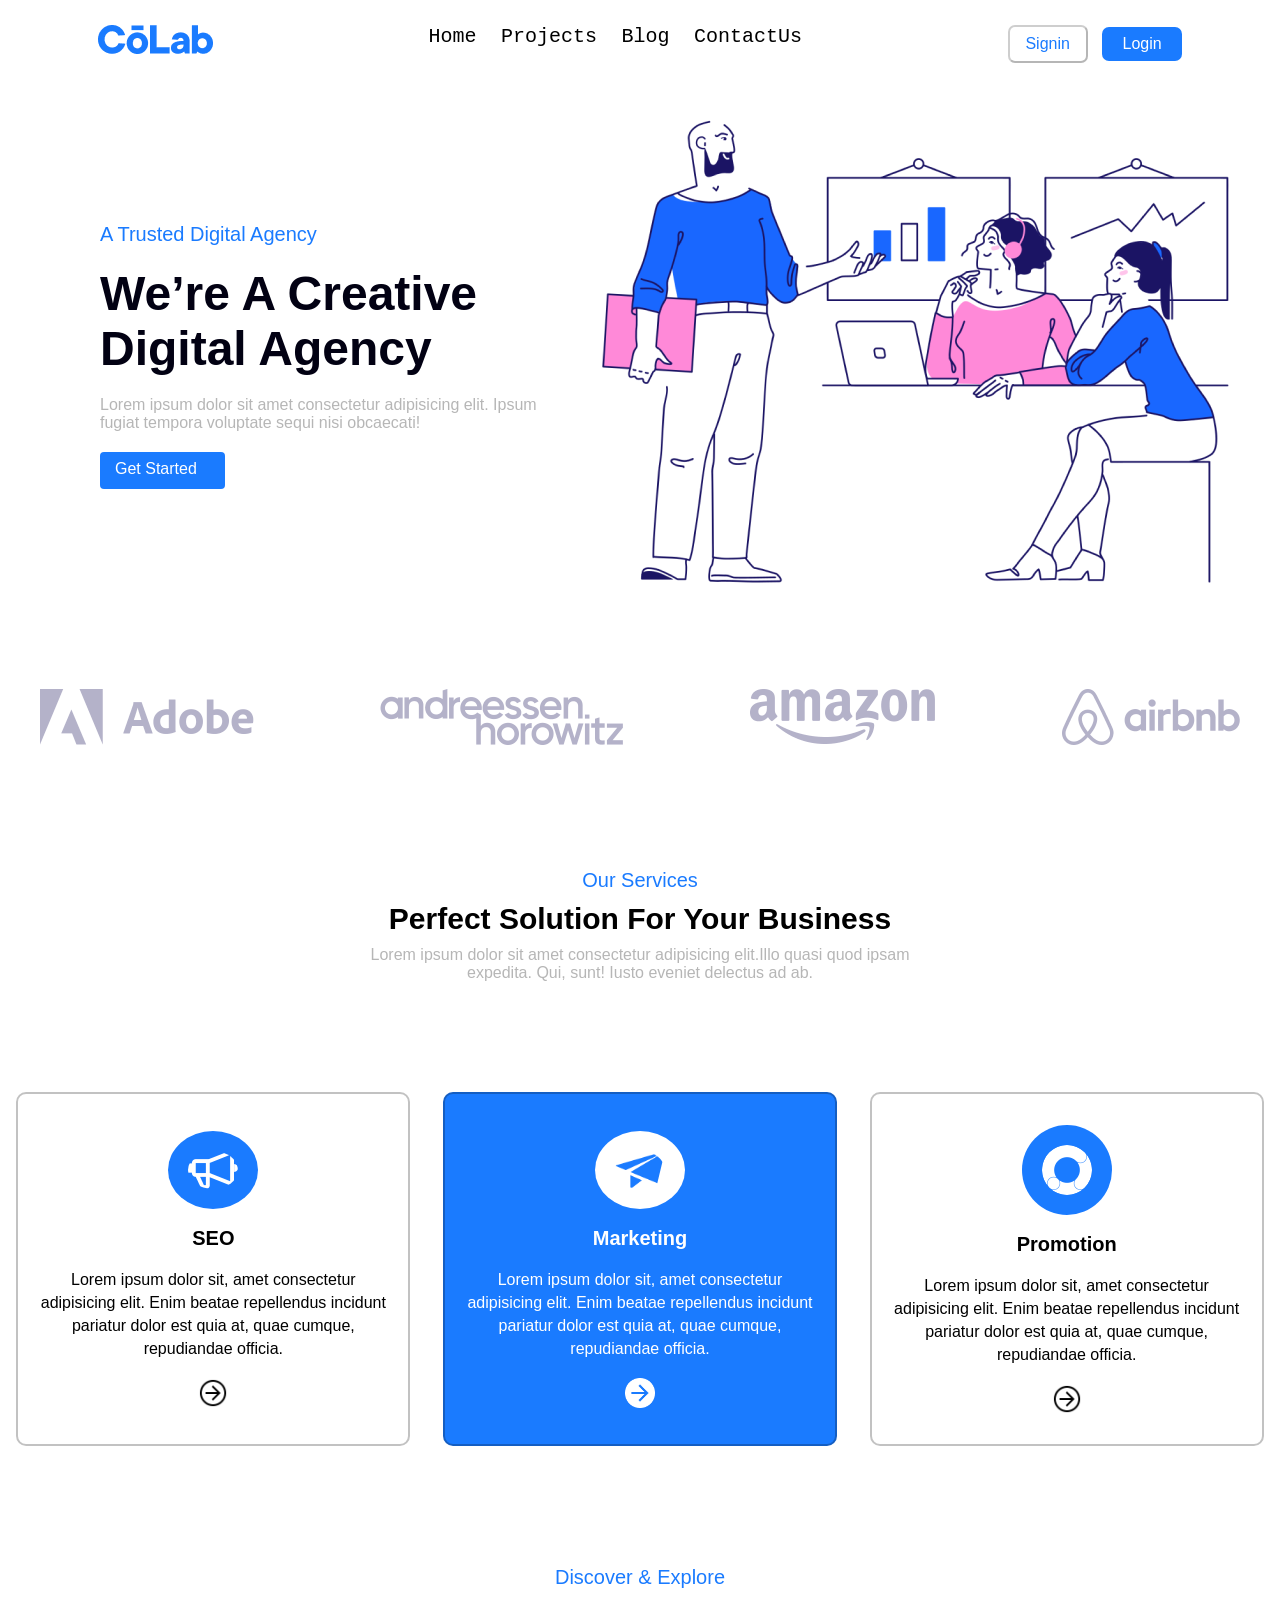
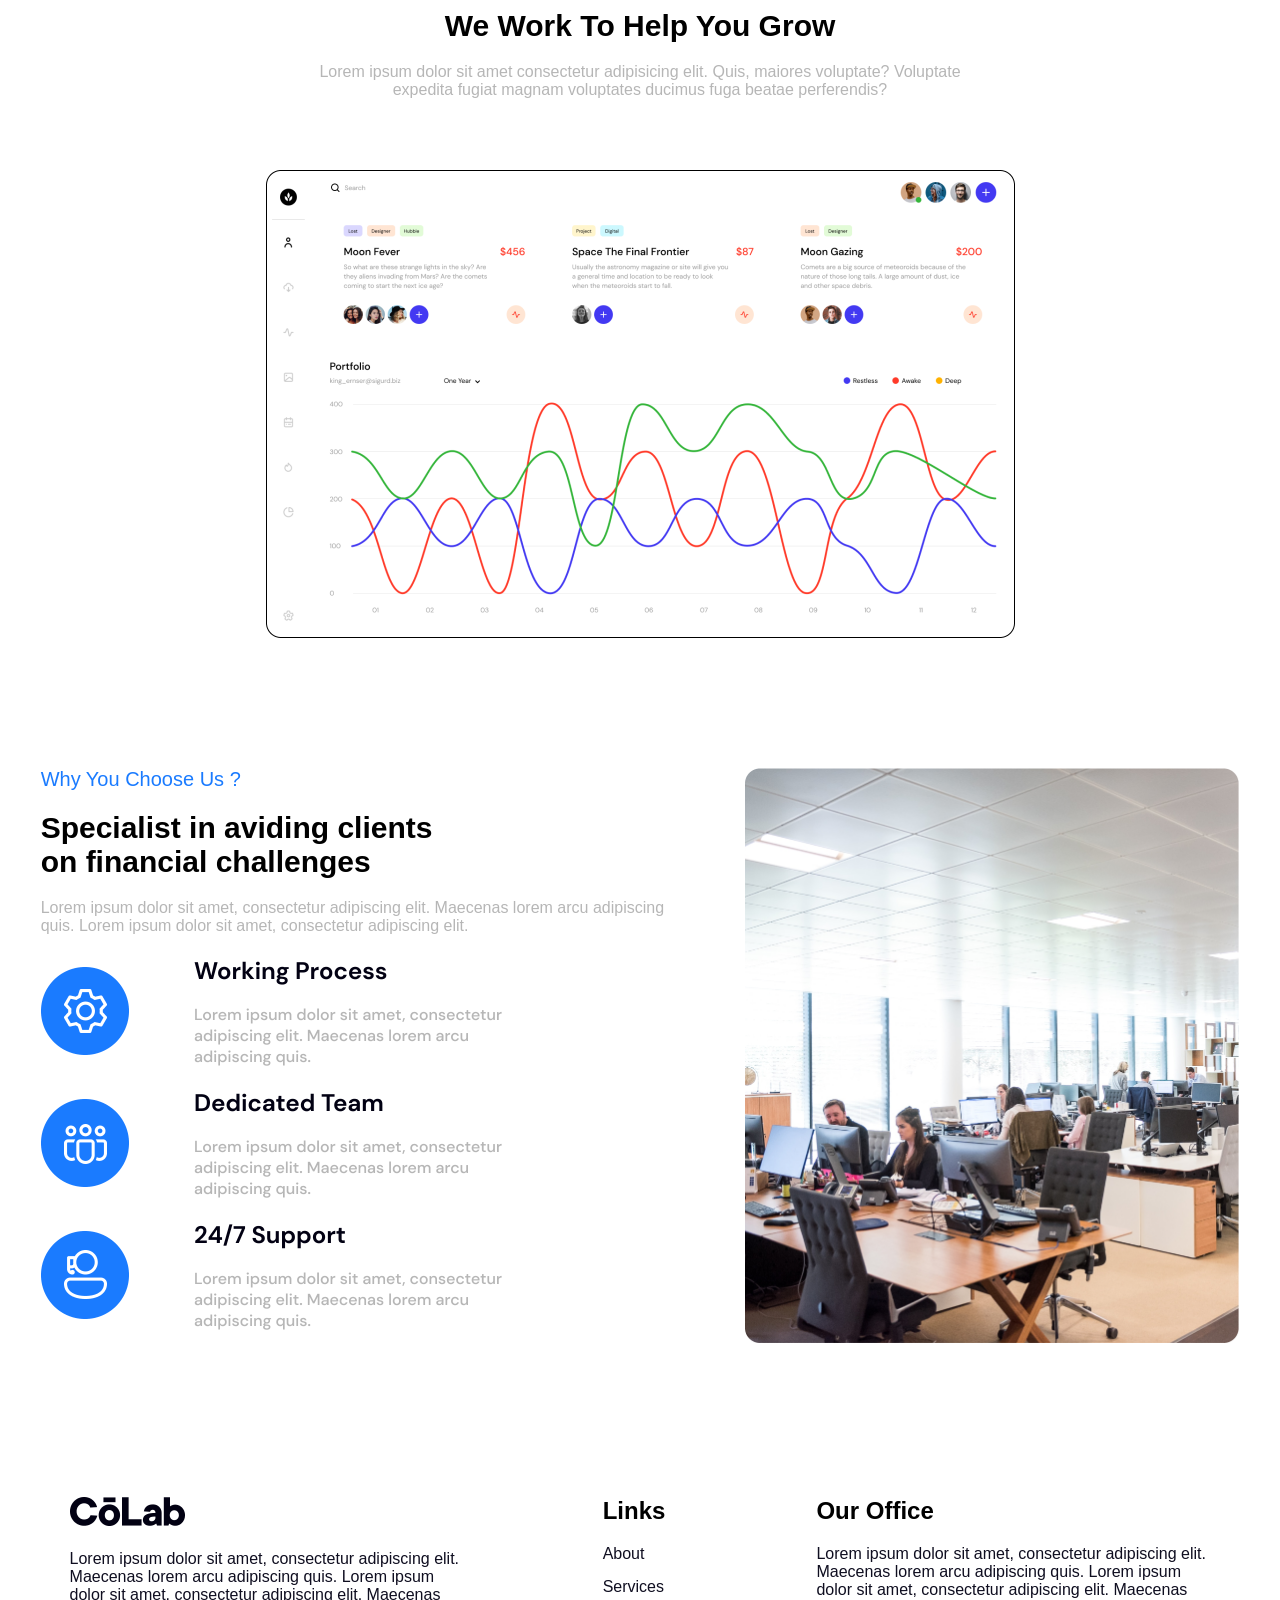
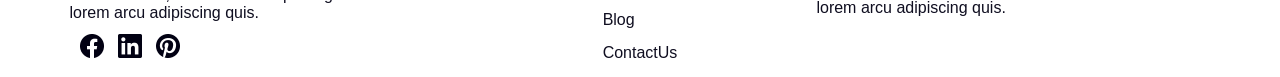
<file: Task_2/task1/index.html>
<!DOCTYPE html>
<html lang="en">
<head>
    <meta charset="UTF-8">
    <meta name="viewport" content="width=device-width, initial-scale=1.0">
    <title>Marketing Agency Landing page</title>
    <link rel="stylesheet" href="CSS/style.css">
</head>
<body>
    <!-- start nav home section -->
    <nav class="nav-home">
        <div class="nav-logo">
            <img src="img/logo.png" width="115px" height="29px" alt="img not found">
        </div>

        <div class="nav-links">
            <a href="">Home</a>
            <a href="">Projects</a>
            <a href="">Blog</a>
            <a href="">ContactUs</a>
        </div>

        <div class="nav-btns">
            <button class="signin">Signin</button>
            <button class="login">Login</button>
        </div>
    </nav>
    <!-- end nav home section -->

    <!-- start header home section -->
    <header class="header-home">
        <div class="header-content">
            <p class="para">A Trusted Digital Agency</p>
            <h2>We’re A Creative Digital Agency</h2>
            <p class="para1">Lorem ipsum dolor sit amet consectetur adipisicing elit. Ipsum fugiat tempora voluptate sequi nisi obcaecati!</p>
            <a href="">Get Started</a>
        </div>
        <div class="header-img">
            <img src="img/header.png" width="729px" height="582px">
        </div>

    </header>
    <!-- end header home section -->
    
    <!-- start Adobe home section -->
     <section class="Adobe-home">
        <img src="img/Adobe.png" width="1200px" height="56px">

     </section>
    <!-- end Adobe home section -->

    <!-- start main home section -->
    <main class="main-home">
        <div class="home-services">
            <h5>Our Services</h5>
            <h3>Perfect Solution For Your Business</h3>
            <p>Lorem ipsum dolor sit amet consectetur adipisicing elit.Illo quasi quod ipsam <br>expedita. Qui, sunt! Iusto eveniet delectus ad ab.</p>
            <img src="img/righticon.png">

        </div>

        <!-- start carts home section -->
         <div class="home-carts">
            <div class="cart">
                <img src="img/icon1.png" width="50px" height="38px" class="icon">
                <h4>SEO</h4>
                <p>Lorem ipsum dolor sit, amet consectetur adipisicing elit. Enim beatae repellendus incidunt pariatur dolor est quia at, quae cumque, repudiandae officia.</p>
                <img src="img/righticon1.png" width="30px" height="30px" class="right">

            </div>
            <div class="cart cart2">
                <img src="img/icon2.png" width="50px" height="38px" class="icons">
                <h4>Marketing</h4>
                <p>Lorem ipsum dolor sit, amet consectetur adipisicing elit. Enim beatae repellendus incidunt pariatur dolor est quia at, quae cumque, repudiandae officia.</p>
                <img src="img/righticon.png" width="30px" height="30px" class="right">
            </div>
            <div class="cart">
                <img src="img/icon3.png" width="50px" height="38px" class="icon">
                <h4>Promotion</h4>
                <p>Lorem ipsum dolor sit, amet consectetur adipisicing elit. Enim beatae repellendus incidunt pariatur dolor est quia at, quae cumque, repudiandae officia.</p>
                <img src="img/righticon1.png" width="30px" height="30px" class="righticon right">
            </div>
         </div>
        <!-- end carts home section -->
    </main>
    <!-- end main home section -->

    <!-- start discover home section  -->
     <section class="discover-home">
        <h5>Discover & Explore</h5>
        <h3>We Work To Help You Grow</h3>
        <p>Lorem ipsum dolor sit amet consectetur adipisicing elit. Quis, maiores voluptate? Voluptate<br> expedita fugiat magnam voluptates ducimus fuga beatae perferendis?</p>
        <img src="img/exp;ore.png" width="750px">
     </section>
    <!-- end discover home section  -->

    <!-- start specialist home section -->
     <section class="specialist-home">
        <div class="specialist">
            <h5>Why You Choose Us ?</h5>
            <h2>Specialist in aviding clients on financial challenges</h2>
            <p>Lorem ipsum dolor sit amet, consectetur adipiscing elit. Maecenas lorem arcu adipiscing<br> quis. Lorem ipsum dolor sit amet, consectetur adipiscing elit. </p>
            <img src="img/process.png" width="477px" height="112px">
            <img src="img/Team.png" width="477px" height="112px">
            <img src="img/support.png" width="477px" height="112px">
        </div>
        <div>
            <img src="img/working.png" width="494px"height="575px">
        </div>

     </section>
    <!-- end specialist home section -->
    
    <!-- start footer home section -->
     <footer class="footer-home">
        <div>
            <img src="img/footer-logo.png" width="115px" height="29px">
            <p>Lorem ipsum dolor sit amet, consectetur adipiscing elit. Maecenas lorem arcu adipiscing quis. Lorem ipsum dolor sit amet, consectetur adipiscing elit. Maecenas lorem arcu adipiscing quis. </p>

            <div class="imgs">
                <img src="img/facebook.png" width="24px" height="24px">
                <img src="img/linkedin.png" width="24px" height="24px">
                <img src="img/p.png" width="24px" height="24px">
            </div>
        </div>

        <div>
            <h3>Links</h3>
            <ul>
            <li><a href="">About</a></li>
            <li><a href="">Services</a></li>
            <li><a href="">Blog</a></li>
            <li><a href="">ContactUs</a></li>
            </ul>
        </div>

        <div>
            <h3>Our Office</h3>
            <p>Lorem ipsum dolor sit amet, consectetur adipiscing elit. Maecenas lorem arcu adipiscing quis. Lorem ipsum dolor sit amet, consectetur adipiscing elit. Maecenas lorem arcu adipiscing quis. </p>
        </div>

     </footer>
    <!-- end footer home section -->
    
</body>
</html>
</file>
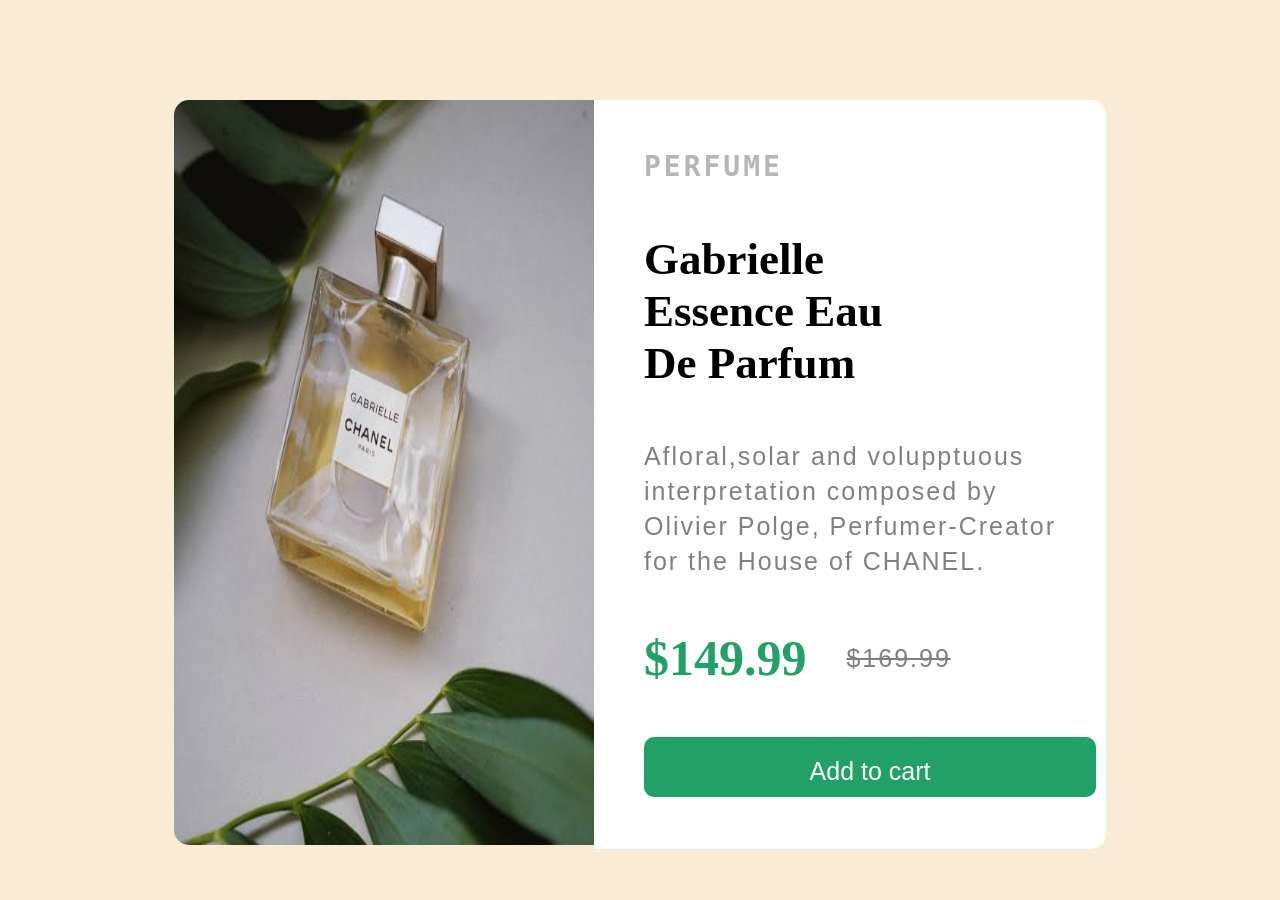
<file: Task_2/task2/index.html>
<!DOCTYPE html>
<html lang="en">
<head>
    <meta charset="UTF-8">
    <meta name="viewport" content="width=device-width, initial-scale=1.0">
    <title>Document</title>
    <link rel="stylesheet" href="css/style.css">
</head>
<body>
    <!-- start cart details -->
    <section class="cart-details" >
        <div>
            <img src="img/WhatsApp Image 2025-08-10 at 14.41.07_f847d78e.jpg" height="745px" width="420px" alt="notfound">
        </div>

        <div class="container">
            <h5>PERFUME</h5>
            <h1>Gabrielle Essence Eau De Parfum</h1>
            <p>Afloral,solar and volupptuous<br> interpretation composed by <br>Olivier Polge, Perfumer-Creator<br> for the House of CHANEL.</p>
            <div class="price">
                <h2>$149.99</h2>
                <p>$169.99</p>
            </div>
            <button>Add to cart</button>
        </div>


    </section>
    <!-- end cart details -->
</body>
</html>
</file>
<file: Task_2/task1/CSS/style.css>
*{
    margin:0;
    padding:0;
    font-family:Arial, Helvetica, sans-serif;
    
}
/* start nav home section */
.nav-home{
    display: flex;
    justify-content: space-around;
    margin-top: 25px;
}
.nav-links a{
    text-decoration: none;
    font-size: 20px;
    margin-left: 20px;
    width: 45px;
    height: 21px;
    font-weight: 500;
    font-family: monospace;
    color:#000000;
}
.nav-links a:hover{
    color: #1A7BFF;
}
.nav-btns button{
    padding: 8px;
    width:80px;
    border-radius: 7px;
    margin-left: 10px;
    font-size: 16px;

}
.nav-btns .signin{
    color:#1A7BFF;
    background-color: #fff;
    border-color: rgba(0, 0, 0, 0.288);
    
}
.nav-btns .signin:hover{
    background-color: #1A7BFF;
    color: #fff;
    cursor: pointer;
}
.nav-btns .login{
    background-color: #1A7BFF;
    color:#fff;
    border:none;
}
.nav-btns .login:hover{
    background-color: #fff;
    color:#1A7BFF;
    border:2px solid #1A7BFF;
    cursor: pointer;
}
/* end nav home section */

/* start header home section */
.header-home{
    margin-left:100px;
    display: flex;
    justify-content:space-around;
    align-items: center;
}
.header-content{
    width:500px;
    display:flex;
    flex-direction: column;
    gap:20px;
}
.header-content .para{
    color:#1A7BFF;
    font-size: 20px;
    font-weight: 500px;
}
.header-content h2{
    font-size: 48px;
    font-weight: 700;
    color:#020113;
}
.header-content .para1{
    font-size: 16px;
    font-weight: 500;
    color:#B6B6B6;
}
.header-content a{
    text-decoration: none;
    color:#FFFFFF;
    font-size: 16px;
    background-color: #1A7BFF;
    width:95px;
    height: 21px;
    border-radius:4px;
    padding: 8px 15px;


}
/* end header home section */

/* start Adobe home section */
.Adobe-home{
    text-align: center;
    margin-top: 40px;
}
/* end Adobe home section */

/* start main home section */
.main-home{
    margin-top: 120px;
}
.main-home .home-services{
    text-align: center;
}
.main-home .home-services h5{
    font-size: 20px;
    font-weight: 500;
    color:#1A7BFF;
}
.main-home .home-services h3{
    font-size: 30px;
    font-weight: 700;
    margin-top: 10px;
}
.main-home .home-services p{
    color:#B6B6B6;
    font-size: 16px;
    font-weight: 500;
    margin-top: 10px;
}
/* start carts home section */
.home-carts{
    display:flex;
    justify-content: space-around;
    margin-top: 50px;
}
.home-carts .cart{
    width:350px;
    height:270px;
    padding: 40px 20px;
    border:2px solid #0000003d;
    text-align: center;
    display: flex;
    flex-direction: column;
    align-items: center;
    justify-content: center;
    gap:18px;
    border-radius: 10px;
}
.home-carts .cart .icon{
    background-color: #1A7BFF;
    padding: 20px 20px 20px 20px;
    width:50px;
    height: 50px;
    border-radius: 50%;
}
.home-carts .cart h4{
    font-size: 20px;
    font-weight: 700;
}
.home-carts .cart p{
    font-size: 16px;
    font-weight: 500;
    line-height: 23px;
}
.home-carts .cart2{
    background-color: #1A7BFF;
    color:#fff;
}
.cart2 .icons{
    background-color: #fff;
    padding: 20px;
    border-radius: 50%;
    
    
}

/* end carts home section */
/* end main home section */

/* start explore home section */
.discover-home{
    display: flex;
    flex-direction: column;
    gap: 20px;
    justify-content: center;
    align-items: center;
    margin-top: 120px;
    text-align: center;
}
.discover-home img{
    margin-top: 50px;
}
.discover-home p{
    color:#B6B6B6;
    font-size: 16px;
    font-weight: 500;
}
.discover-home h5{
    color:#1A7BFF;
    font-size: 20px;
    font-weight: 500;
}
.discover-home h3{
    font-size: 30px;
    font-weight: 700;
}
/* end explore home section */

/* start specialist home section */
.specialist-home{
    display: flex;
    justify-content: space-around;
    margin-top: 130px;
}
.specialist-home h5{
    font-size: 20px;
    font-weight: 500;
    color:#1A7BFF;
}
.specialist{
    display: flex;
    flex-direction: column;
    gap:20px;
}
.specialist h2{
    font-size: 30px;
    font-weight: 700;
    width:430px;
}
.specialist p{
    color:#B6B6B6;
    font-size: 16px;
    font-weight: 500;
}
/* end specialist home section */

/* start footer home section */
.footer-home{
    display: flex;
    justify-content: space-around;
    margin-top: 150px;
}
.footer-home p{
    width:394px;
    height: 84px;
    color:#0F0E20;
    margin-top: 20px;
}
.footer-home h3{
    font-size: 24px;
    font-weight: 700;
    margin-bottom: 20px;
}
.footer-home ul li{
    list-style-type: none;
    font-size: 16px;
    font-weight: 500;
    margin-bottom: 15px;
}
.footer-home ul li a{
    text-decoration: none;
    color:#0F0E20;
    
}
.footer-home .imgs img{
    margin-left: 10px;
}
/* end footer home section */
</file>
<file: Task_2/task2/css/style.css>
*{
    margin: 0;
    padding: 0;
}
body{
    background-color: antiquewhite;
}
.cart-details{
    display: flex;
    justify-content:center;
    margin-top: 100px;
}
.cart-details img{
    border-top-left-radius: 15px;
    border-bottom-left-radius: 15px;
}
.container{
    display: flex;
    flex-direction: column;
    gap: 10px;
    padding:30px;
    background-color: #fff;
    border-top-right-radius: 15px;
    border-bottom-right-radius: 15px;
}
.container h5{
    font-size: 28px;
    color:#B6B6B6 ;
    font-family:  monospace;
    letter-spacing: 3px;
    font-weight: 600;
    padding: 20px;
}
.container h1{
    width:250px;
    color:#000;
    font-size: 45px;
    font-weight: 700;
    padding: 20px 20px;
}
.container p{
    color:gray;
    font-size:25px;
    letter-spacing: 2px;
    font-family:Arial, Helvetica, sans-serif;
    line-height: 35px;
    padding: 20px;
}
.price{
    display: flex;
    align-items: center;
}
.price h2{
    color:rgb(34, 161, 102);
    font-size: 50px;
    padding: 20px;
}
.price p{
    text-decoration: line-through;
    font-size: 25px;
}
.container button{
    padding: 20px;
    width:100%;
    height:60px;
    background-color:rgb(34, 161, 102) ;
    color:#fff;
    font-size: 25px;
    border-radius: 10px;
    border:none;
    margin:auto;
    margin:20px;
}
</file>
